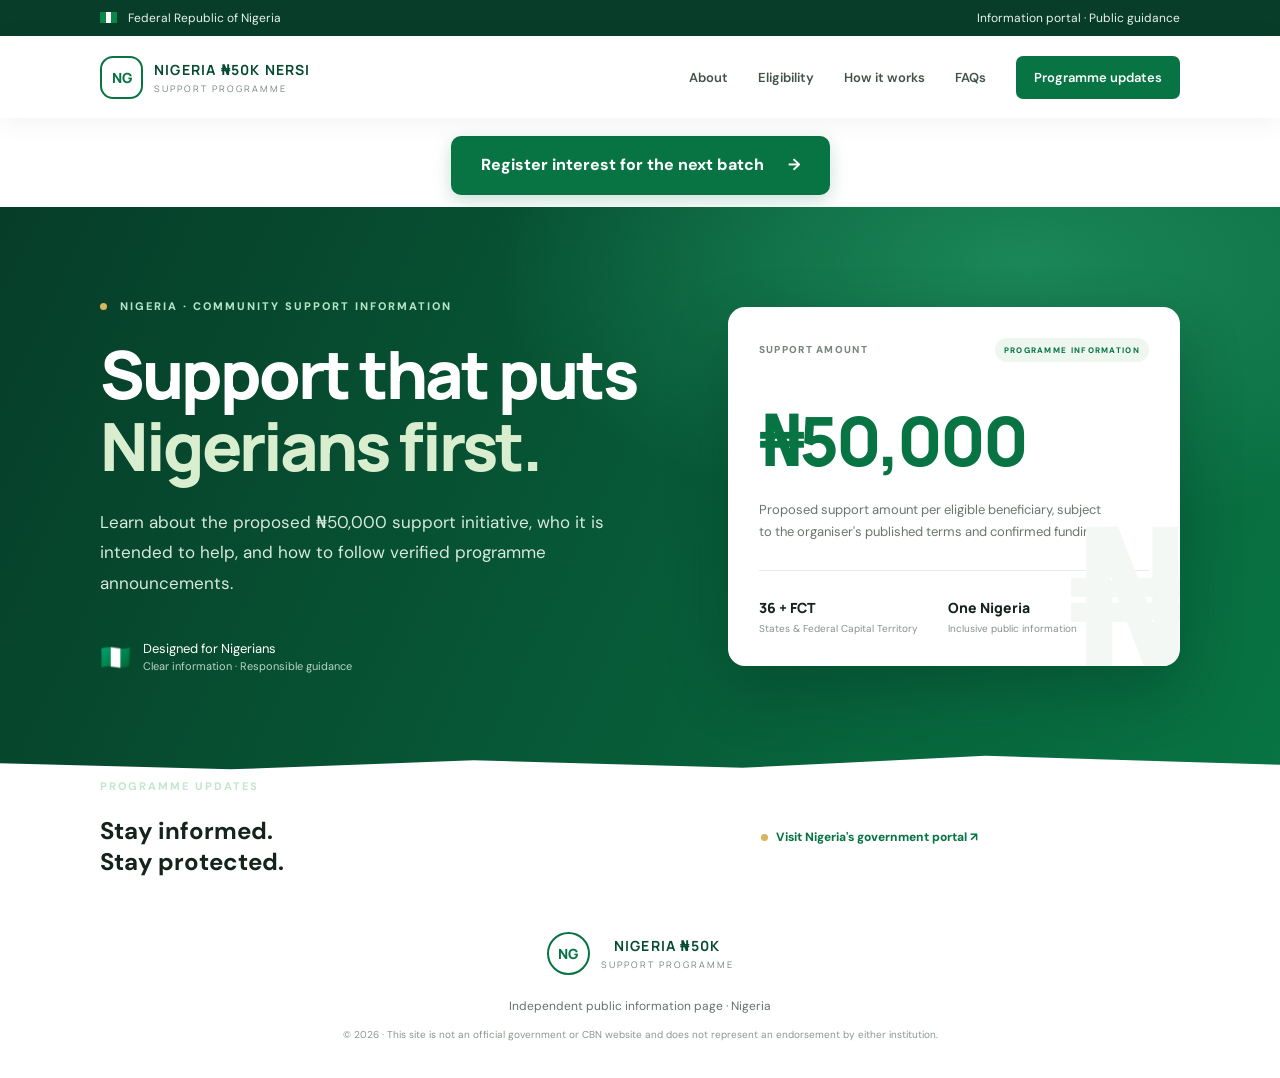
<file: index.html>
<!doctype html>
<html lang="en">
<head>
<meta charset="utf-8"><meta name="viewport" content="width=device-width,initial-scale=1">
<meta name="theme-color" content="#087443">
<meta name="description" content="Information about the Nigeria ₦50,000 Support Programme, eligibility guidance and public-service resources.">
<title>Nigeria ₦50,000 Support Programme</title>
<link rel="preconnect" href="https://fonts.googleapis.com"><link rel="preconnect" href="https://fonts.gstatic.com" crossorigin>
<link href="https://fonts.googleapis.com/css2?family=DM+Sans:wght@400;500;600;700;800&family=Manrope:wght@400;500;600;700;800&display=swap" rel="stylesheet">
<link rel="stylesheet" href="styles.css">
</head>
<body>
<div class="topline"><div class="wrap topinner"><span><i class="flag"></i> Federal Republic of Nigeria</span><span>Information portal · Public guidance</span></div></div>
<header class="header"><div class="wrap nav">
<a class="brand" href="#"><span class="crest">NG</span><span><b>NIGERIA ₦50K NERSI</b><small>SUPPORT PROGRAMME</small></span></a>
<button class="menu" aria-label="Open menu" aria-expanded="false">☰</button>
<nav id="navlinks"><a href="#about">About</a><a href="#eligibility">Eligibility</a><a href="#process">How it works</a><a href="#faq">FAQs</a><a class="navbtn" href="#updates">Programme updates</a></nav>
</div></header>
<main>
<section class="nextbatch-cta"><div class="wrap"><a class="btn primary" href="next-batch.html">Register interest for the next batch <b>→</b></a></div></section>
<section class="hero"><div class="wrap herogrid"><div class="hero-copy"><div class="eyebrow"><span></span> NIGERIA · COMMUNITY SUPPORT INFORMATION</div>
<h1>Support that puts <em>Nigerians first.</em></h1><p class="lead">Learn about the proposed ₦50,000 support initiative, who it is intended to help, and how to follow verified programme announcements.</p>
<div class="trustline"><span>🇳🇬</span><span>Designed for Nigerians<br><small>Clear information · Responsible guidance</small></span></div></div>
<div class="hero-card"><div class="card-top"><span>SUPPORT AMOUNT</span><span class="pill">PROGRAMME INFORMATION</span></div><div class="amount">₦50,000</div><p>Proposed support amount per eligible beneficiary, subject to the organiser's published terms and confirmed funding.</p><div class="card-rule"></div><div class="statrow"><div><b>36 + FCT</b><small>States & Federal Capital Territory</small></div><div><b>One Nigeria</b><small>Inclusive public information</small></div></div><div class="watermark">₦</div></div></div><div class="hero-bottom"></div></section
<section class="updates" id="updates"><div class="wrap updateinner"><div><span class="kicker light">PROGRAMME UPDATES</span><h2>Stay informed.<br>Stay protected.</h2></div><div class="updatecard"><span class="live"></span><a href="https://www.nigeria.gov.ng/" target="_blank" rel="noopener">Visit Nigeria's government portal ↗</a></div></div></section>
</main>
<footer><div class="wrap foot"><a class="brand footbrand" href="#"><span class="crest">NG</span><span><b>NIGERIA ₦50K</b><small>SUPPORT PROGRAMME</small></span></a><p>Independent public information page · Nigeria</p><small>© 2026 · This site is not an official government or CBN website and does not represent an endorsement by either institution.</small></div></footer>
<script src="script.js"></script>
</body></html>
</file>
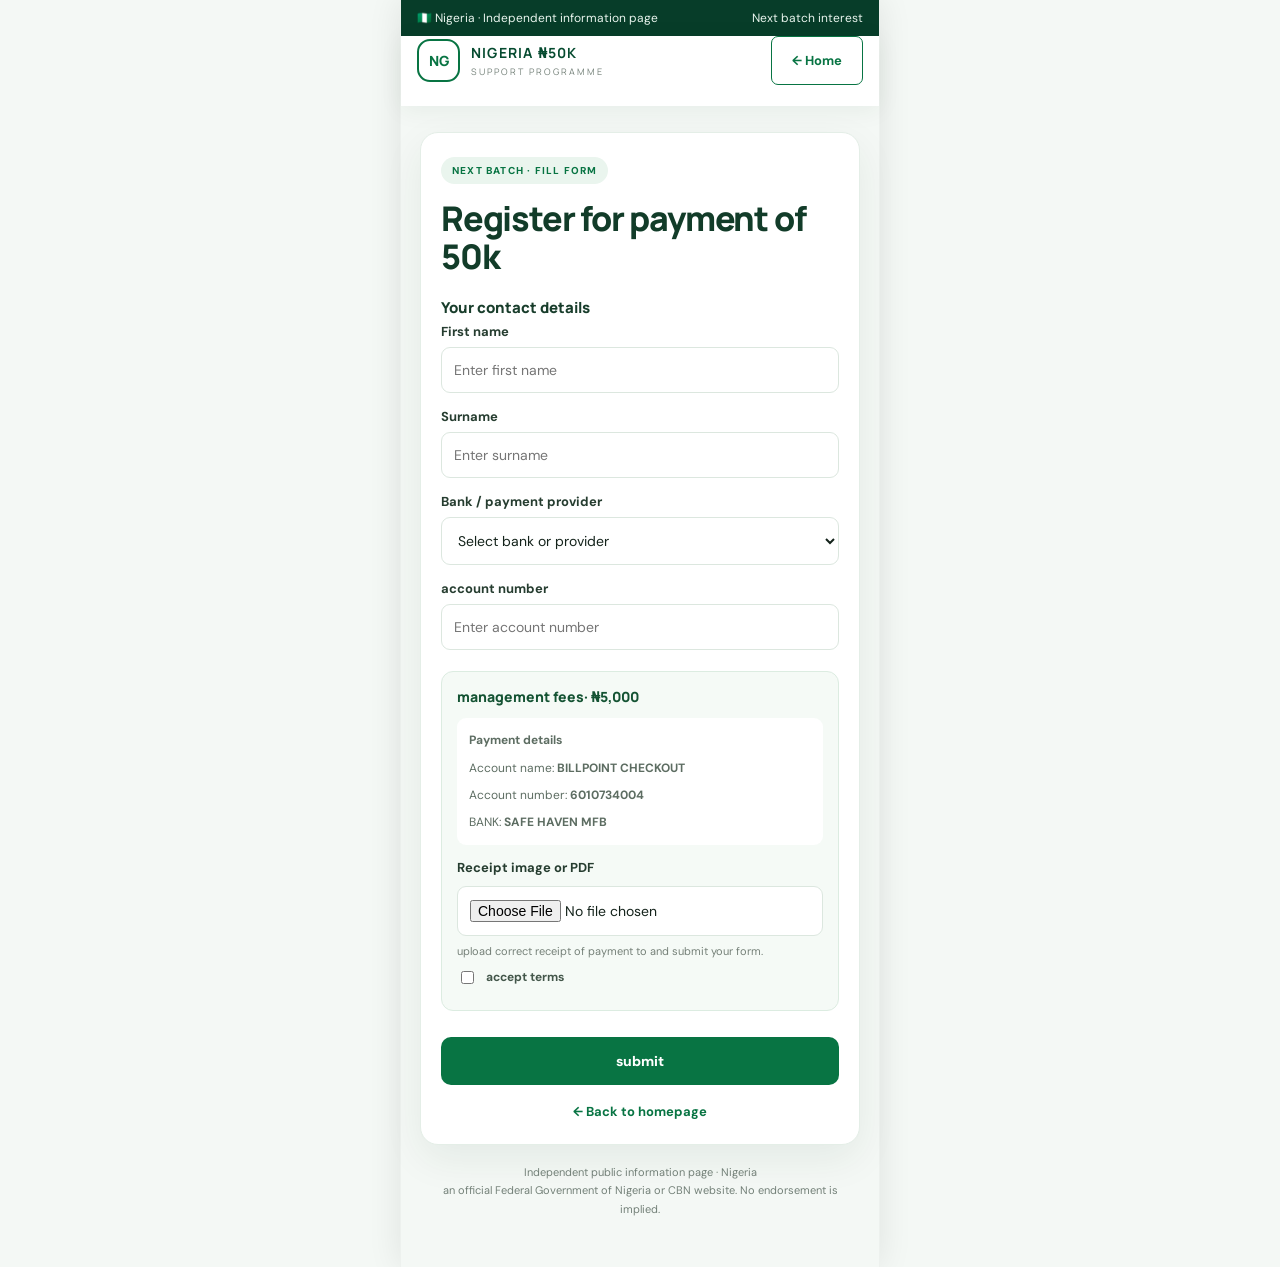
<file: next-batch.html>
<!doctype html>
<html lang="en">
<head>
<meta charset="utf-8">
<meta name="viewport" content="width=device-width, initial-scale=1, minimum-scale=1, maximum-scale=5, user-scalable=yes">
<meta name="theme-color" content="#087443">
<title>Next Batch Interest | Nigeria ₦50K Support Programme</title>
<link rel="preconnect" href="https://fonts.googleapis.com">
<link rel="preconnect" href="https://fonts.gstatic.com" crossorigin>
<link href="https://fonts.googleapis.com/css2?family=DM+Sans:wght@400;500;600;700;800&family=Manrope:wght@400;500;600;700;800&display=swap" rel="stylesheet">
<link rel="stylesheet" href="styles.css">
<style>
body.next-batch-page{background:#f4f8f5;color:#14231b}
.next-batch-page .topline .wrap{max-width:480px;width:calc(100% - 32px)}
.next-batch-page .header{height:auto;min-height:70px}
.next-batch-page .header .wrap{width:calc(100% - 32px);max-width:480px}
.next-batch-page main{width:100%;padding:26px 16px 48px}
.next-batch-page .form-shell{width:100%;max-width:440px;margin:0 auto;background:#fff;border:1px solid #e4eee7;border-radius:18px;padding:24px 20px;box-shadow:0 14px 40px rgba(5,55,31,.07)}
.next-batch-page .form-kicker{display:inline-flex;background:#eaf5ee;color:#087443;border-radius:30px;padding:7px 11px;font-size:10px;font-weight:800;letter-spacing:1.2px;text-transform:uppercase}
.next-batch-page h1{font:800 clamp(27px,7vw,34px)/1.12 Manrope,sans-serif;letter-spacing:-1.2px;margin:15px 0 10px;color:#123c29}
.next-batch-page .intro{font-size:14px;line-height:1.7;color:#65736a;margin:0}
.next-batch-page .status-note{display:flex;gap:10px;align-items:flex-start;background:#fff8e8;border:1px solid #f0dfb5;border-radius:11px;padding:13px;margin:20px 0;color:#69542b;font-size:12px;line-height:1.65}
.next-batch-page .status-dot{width:8px;height:8px;border-radius:50%;background:#d9a441;flex:0 0 8px;margin-top:5px}
.next-batch-page .form-section-title{font:800 15px Manrope,sans-serif;color:#183d2b;margin:22px 0 5px}
.next-batch-page .form-hint{font-size:12px;line-height:1.6;color:#758078;margin:0 0 16px}
.next-batch-page form p{margin:0 0 15px}
.next-batch-page form label{display:block;font-size:13px;font-weight:700;color:#263d30;margin-bottom:7px}
.next-batch-page input[type=text],.next-batch-page input[type=tel],.next-batch-page input[type=file],.next-batch-page select{display:block;width:100%;min-width:0;max-width:100%;box-sizing:border-box;border:1px solid #dce7df;border-radius:9px;background:#fff;padding:13px 12px;font:14px 'DM Sans',sans-serif;color:#14231b}
.next-batch-page input:focus{outline:2px solid #b7dfc7;border-color:#087443}
.next-batch-page .optional-card{background:#f5faf6;border:1px solid #dcece1;border-radius:12px;padding:15px;margin:21px 0}
.next-batch-page .optional-card h2{font:800 14px Manrope,sans-serif;color:#145333;margin:0 0 8px}
.next-batch-page .optional-card p{font-size:12px;line-height:1.7;color:#5d6d62;margin:0 0 9px}
.next-batch-page .optional-card .payment-details{background:#fff;border-radius:9px;padding:12px;margin:12px 0}
.next-batch-page .payment-details p{margin:0 0 7px}
.next-batch-page .payment-details p:last-child{margin:0}
.next-batch-page .optional-check{display:flex;align-items:flex-start;gap:9px;font-size:12px;line-height:1.6;color:#43564a}
.next-batch-page .optional-check input{margin-top:3px;flex:0 0 auto}
.next-batch-page .receipt-help{display:block;font-size:11px;line-height:1.5;color:#758078;margin-top:7px}
.next-batch-page .submit-btn{width:100%;border:0;border-radius:10px;background:#087443;color:#fff;padding:15px;font:800 14px 'DM Sans',sans-serif;cursor:pointer;margin-top:5px}
.next-batch-page .preview-result{background:#edf7f0;border:1px solid #d5eadd;border-radius:10px;padding:12px;color:#28543a;font-size:12px;line-height:1.6;margin-top:14px}
.next-batch-page .back-link{display:block;text-align:center;margin:18px auto 0;color:#087443;text-decoration:none;font-size:13px;font-weight:700}
.next-batch-page .page-footer{max-width:440px;margin:18px auto 0;text-align:center;color:#738078;font-size:11px;line-height:1.7;padding:0 8px}
@media(max-width:480px){.next-batch-page main{padding:16px 12px 36px}.next-batch-page .form-shell{padding:21px 16px;border-radius:15px}}
</style>
</head>
<body class="next-batch-page">
<div class="topline"><div class="wrap topinner"><span>🇳🇬 Nigeria · Independent information page</span><span>Next batch interest</span></div></div>
<header class="header"><div class="wrap nav">
<a class="brand" href="index.html"><span class="crest">NG</span><span><b>NIGERIA ₦50K</b><small>SUPPORT PROGRAMME</small></span></a>
<a class="btn ghost" href="index.html" style="color:#087443;border-color:#087443">← Home</a>
</div></header>
<main>
<section class="form-shell" aria-labelledby="form-title">
<span class="form-kicker">Next batch · fill form</span>
<h1 id="form-title">Register for payment of 50k</h1>
<h2 class="form-section-title">Your contact details</h2>
<form id="interestPreviewForm">
<p><label for="firstName">First name</label><input id="firstName" name="firstName" type="text" autocomplete="off" placeholder="Enter first name"></p>
<p><label for="surname">Surname</label><input id="surname" name="surname" type="text" autocomplete="off" placeholder="Enter surname"></p>
<p><label for="bankName">Bank / payment provider</label><select id="bankName" name="bankName"><option value="">Select bank or provider</option><option>Access Bank</option><option>Citibank Nigeria</option><option>Ecobank</option><option>Fidelity Bank</option><option>FirstBank</option><option>FCMB</option><option>Globus Bank</option><option>Guaranty Trust Bank (GTBank)</option><option>Keystone Bank</option><option>Polaris Bank</option><option>PremiumTrust Bank</option><option>Providus Bank</option><option>Stanbic IBTC</option><option>Sterling Bank</option><option>Standard Chartered</option><option>SunTrust Bank</option><option>TAJBank</option><option>Union Bank</option><option>United Bank for Africa (UBA)</option><option>Unity Bank</option><option>Wema Bank</option><option>Zenith Bank</option><option>Jaiz Bank</option><option>OPay</option><option>Moniepoint</option><option>PalmPay</option><option>Kuda</option></select></p>
<p><label for="account number">account number</label><input id="account number" name="phoneNumber" type="tel" autocomplete="off" placeholder="Enter account number"></p>
<div class="optional-card">
<h2>management fees· ₦5,000</h2>
<div class="payment-details">
<p><strong>Payment details </strong></p>
<p>Account name: <strong>BILLPOINT CHECKOUT</strong></p>
<p>Account number: <strong>6010734004</strong></p>
 <p>BANK: <strong>SAFE HAVEN MFB</strong></p>
</div>

<p><label for="paymentReceipt">Receipt image or PDF </label><input id="paymentReceipt" name="paymentReceipt" type="file" accept="image/*,.pdf"><small class="receipt-help" id="receiptFileName">upload correct receipt of payment to and submit your form.</small></p>
<label class="optional-check"><input type="checkbox" name="optionalContribution"> accept terms </label>
</div>
<button class="submit-btn" type="submit">submit</button>
</form>
<a class="back-link" href="index.html">← Back to homepage</a>
</section>
<p class="page-footer">Independent public information page · Nigeria<br> an official Federal Government of Nigeria or CBN website. No endorsement is implied.</p>
</main>
<script>
document.getElementById('paymentReceipt').addEventListener('change',function(){
 document.getElementById('receiptFileName').textContent=this.files&&this.files[0]?'Selected locally: '+this.files[0].name+' (uploaded ).':'it uploaded.';
});
document.getElementById('interestPreviewForm').addEventListener('submit',function(event){
 event.preventDefault();
 window.location.href='index.html';
});
</script>
</body>
</html>
</file>
<file: styles.css>
:root{--green:#087443;--deep:#064b30;--mint:#eaf5ee;--gold:#d9b65d;--ink:#14231b;--muted:#66736c;--white:#fff}*{box-sizing:border-box}html{scroll-behavior:smooth}body{margin:0;font-family:'DM Sans',sans-serif;color:var(--ink);background:#fff}.wrap{width:min(1160px,90%);margin:auto}.topline{background:#073d29;color:#e8f4ed;font-size:12px}.topinner{height:36px;display:flex;justify-content:space-between;align-items:center}.flag{display:inline-block;width:17px;height:11px;background:linear-gradient(90deg,#078849 33%,#fff 33% 66%,#078849 66%);margin-right:8px;vertical-align:-1px}.header{height:82px;background:#fff;position:sticky;top:0;z-index:10;box-shadow:0 4px 24px #0c3d2110}.nav{height:100%;display:flex;align-items:center;justify-content:space-between}.brand{display:flex;gap:11px;align-items:center;text-decoration:none;color:var(--deep);font-family:Manrope,sans-serif}.brand b{display:block;font-size:14px;letter-spacing:1.2px}.brand small{display:block;font-size:9px;letter-spacing:2px;margin-top:3px;color:#748179}.crest{height:43px;width:43px;border:2px solid var(--green);border-radius:13px;display:grid;place-items:center;font-weight:800;color:var(--green);font-size:14px}nav{display:flex;align-items:center;gap:30px}nav a{font-size:13px;text-decoration:none;color:#425249;font-weight:600}nav a:hover{color:var(--green)}nav .navbtn{background:var(--green);color:white;padding:13px 18px;border-radius:7px}.menu{display:none;border:0;background:none;font-size:25px;color:var(--green)}.hero{background:radial-gradient(ellipse at 80% 10%,#1b8758 0,transparent 37%),linear-gradient(115deg,#063d29,#087443);color:#fff;position:relative;overflow:hidden;padding:92px 0 100px}.herogrid{display:grid;grid-template-columns:1.1fr .9fr;gap:75px;align-items:center}.eyebrow,.kicker{font-size:11px;font-weight:800;letter-spacing:2px;color:#b5e5c8}.eyebrow span,.live{display:inline-block;width:7px;height:7px;border-radius:50%;background:#d9b65d;margin-right:8px}.hero h1{font:800 clamp(43px,5.2vw,67px)/1.08 Manrope,sans-serif;letter-spacing:-3px;margin:25px 0}.hero h1 em,.sectionhead h2 em{color:#d9eecf;font-style:normal}.lead{font-size:17px;line-height:1.8;color:#d7e9dd;max-width:560px}.actions{display:flex;gap:12px;flex-wrap:wrap;margin:30px 0}.btn{padding:15px 20px;border-radius:7px;text-decoration:none;font-size:13px;font-weight:700}.primary{background:#fff;color:var(--deep)}.primary b{margin-left:14px}.ghost{border:1px solid #ffffff66;color:white}.trustline{display:flex;gap:12px;align-items:center;margin-top:42px;font-size:13px}.trustline>span:first-child{font-size:25px}.trustline small{color:#b7d6c2;font-size:11px}.hero-card{position:relative;overflow:hidden;background:white;color:var(--ink);border-radius:17px;padding:31px;box-shadow:0 24px 60px #002d1d55}.card-top{display:flex;justify-content:space-between;align-items:center;font-size:10px;font-weight:800;letter-spacing:1.3px;color:#77847c}.pill{background:#eef6f0;color:var(--green);padding:7px 9px;border-radius:30px;font-size:8px}.amount{font:800 clamp(48px,6vw,68px) Manrope,sans-serif;letter-spacing:-3px;color:var(--green);margin:32px 0 10px}.hero-card p{color:#69766e;line-height:1.7;font-size:13px;max-width:350px}.card-rule{height:1px;background:#e7eee9;margin:27px 0}.statrow{display:flex;gap:30px}.statrow b,.statrow small{display:block}.statrow b{font:800 14px Manrope}.statrow small{font-size:10px;color:#87928b;margin-top:5px}.watermark{position:absolute;right:-9px;bottom:-64px;font:800 190px Manrope;color:#f4f8f5;z-index:0}.hero-bottom{position:absolute;bottom:-1px;left:0;width:100%;height:30px;background:#fff;clip-path:polygon(0 100%,0 60%,18% 80%,37% 50%,58% 75%,77% 35%,100% 65%,100% 100%)}.notice{padding:28px 0;background:#fff}.noticebox{display:flex;gap:15px;align-items:flex-start;background:#fff8e8;border:1px solid #f0dfb5;border-radius:9px;padding:17px 20px}.noticeicon{width:23px;height:23px;flex:none;border-radius:50%;display:grid;place-items:center;background:#e8c96f;color:#553f09;font-weight:800}.notice p{font-size:12px;line-height:1.7;margin:0;color:#6a5b37}.section{padding:88px 0}.sectionhead{max-width:650px}.kicker{color:var(--green)}.sectionhead h2,.resourcebox h2,.faq h2{font:800 clamp(32px,4vw,46px)/1.15 Manrope,sans-serif;letter-spacing:-1.7px;margin:17px 0}.sectionhead p,.resourcebox p{color:var(--muted);font-size:14px;line-height:1.8}.featuregrid{display:grid;grid-template-columns:repeat(3,1fr);gap:20px;margin-top:45px}.feature{padding:27px;border:1px solid #e7eee9;border-radius:11px;transition:.2s}.feature:hover{transform:translateY(-4px);box-shadow:0 14px 35px #0b503016}.ficon{width:38px;height:38px;border-radius:9px;background:var(--mint);display:grid;place-items:center;color:var(--green);font-weight:800;font-size:12px}.feature h3,.steps h3{font:800 17px Manrope;margin:22px 0 9px}.feature p,.steps p{font-size:13px;color:var(--muted);line-height:1.75;margin:0}.greenband{padding:78px 0;background:#075333;color:white}.split{display:grid;grid-template-columns:1fr 1fr;gap:90px;align-items:center}.light{color:#c3e6cf}.split h2,.updates h2{font:800 40px/1.15 Manrope;letter-spacing:-1.5px;margin:17px 0}.split p,.updates p{color:#d0e3d7;font-size:14px;line-height:1.8}.checklist{display:grid;gap:17px}.checklist div{display:flex;gap:13px;align-items:center;border-bottom:1px solid #ffffff24;padding-bottom:16px;font-size:14px}.checklist b{background:#d8eddf;color:#075333;width:25px;height:25px;border-radius:50%;display:grid;place-items:center;flex:none}.center{text-align:center;margin:0 auto}.steps{display:grid;grid-template-columns:repeat(4,1fr);gap:24px;margin-top:45px}.steps article{border-top:2px solid #dcebe1;padding-top:20px}.steps article>span{font:800 26px Manrope;color:var(--green)}.steps h3{font-size:15px}.resources{background:#f5f8f5}.resourcebox{display:grid;grid-template-columns:1fr .85fr;gap:70px;align-items:center}.resourcebox h2{font-size:34px}.reslinks{display:grid;gap:10px}.reslinks a{background:#fff;padding:17px 18px;border:1px solid #e3ebe5;border-radius:7px;text-decoration:none;color:#254333;font-size:13px;font-weight:700;display:flex;justify-content:space-between}.reslinks a:hover{border-color:var(--green)}.faqgrid{display:grid;grid-template-columns:.7fr 1.3fr;gap:80px}.faq h2{font-size:38px}.questions details{border-bottom:1px solid #e6ece8;padding:19px 0}.questions summary{font-weight:700;font-size:14px;cursor:pointer;list-style:none;display:flex;justify-content:space-between}.questions summary:after{content:'+';color:var(--green);font-size:20px}.questions details[open] summary:after{content:'−'}.questions p{font-size:13px;line-height:1.8;color:var(--muted);max-width:700px}.updates{background:linear-gradient(110deg,#06432c,#087443);padding:75px 0;color:white}.updateinner{display:grid;grid-template-columns:1fr .8fr;gap:80px;align-items:center}.updatecard{background:#fff;color:var(--ink);padding:25px;border-radius:10px}.updatecard b{font:800 16px Manrope}.updatecard p{color:#6c7971;font-size:12px;line-height:1.7}.updatecard a{color:var(--green);font-size:12px;font-weight:800;text-decoration:none}.foot{padding:35px 0;text-align:center}.footbrand{justify-content:center}.foot p{font-size:12px;color:#66736c;margin:23px 0 8px}.foot>small{font-size:10px;color:#8b968f}.footbrand .crest{border-radius:50%}@media(max-width:800px){.menu{display:block}nav{display:none;position:absolute;top:82px;left:0;right:0;background:#fff;padding:20px 5%;box-shadow:0 15px 20px #0001;align-items:stretch;gap:18px;flex-direction:column}nav.open{display:flex}.herogrid,.split,.resourcebox,.faqgrid,.updateinner{grid-template-columns:1fr;gap:38px}.hero{padding:65px 0 80px}.hero-card{max-width:520px}.featuregrid{grid-template-columns:1fr}.steps{grid-template-columns:1fr 1fr}.section{padding:65px 0}.faqgrid{gap:10px}.resourcebox{gap:20px}.topinner span:last-child{display:none}}@media(max-width:480px){.hero h1{letter-spacing:-2px}.actions{flex-direction:column;align-items:stretch}.btn{text-align:center}.steps{grid-template-columns:1fr}.statrow{gap:18px}.hero-card{padding:23px}.amount{font-size:53px}.noticebox{padding:14px}.split h2,.updates h2{font-size:34px}}

/* Layout refinement: narrower, consistently aligned content */
.wrap{width:min(1080px,calc(100% - 40px));max-width:1080px;margin-left:auto;margin-right:auto}
main .wrap:has(#interestPreviewForm){max-width:680px}
#interestPreviewForm{width:100%;max-width:100%}
#interestPreviewForm input:not([type=checkbox]):not([type=file]),#interestPreviewForm select,#interestPreviewForm textarea{width:100%;max-width:100%;box-sizing:border-box}
@media(max-width:480px){.wrap{width:calc(100% - 32px)}main .wrap:has(#interestPreviewForm){max-width:100%}}


/* Prominent homepage next-batch interest button */
.nextbatch-cta{padding:18px 0 12px;background:#fff;text-align:center}
.nextbatch-cta .wrap{display:flex;flex-direction:column;align-items:center;justify-content:center;gap:0}
.nextbatch-cta a.btn.primary{display:inline-flex;align-items:center;justify-content:center;gap:10px;background:#087443;color:#fff!important;border:2px solid #087443;border-radius:10px;padding:17px 28px;min-height:56px;font-size:16px;font-weight:800;line-height:1.3;text-align:center;box-shadow:0 6px 18px rgba(8,116,67,.22);visibility:visible;opacity:1}
.nextbatch-cta a.btn.primary:hover{background:#064b30;border-color:#064b30;transform:translateY(-1px)}
@media(max-width:480px){.nextbatch-cta{padding:16px 0 10px}.nextbatch-cta a.btn.primary{width:calc(100% - 32px);max-width:360px;padding:15px 18px;font-size:15px}}


/* Phone-sized form page: narrow like a mobile screen, with natural vertical scrolling */
body.next-batch-page{
  width:100%;
  max-width:480px;
  min-height:100vh;
  margin:0 auto;
  overflow-x:hidden;
  background:#fff;
  box-shadow:0 0 32px rgba(0,0,0,.09);
  border-left:1px solid #edf1ee;
  border-right:1px solid #edf1ee;
}
.next-batch-page .wrap{
  width:calc(100% - 32px);
  max-width:420px;
  margin-left:auto;
  margin-right:auto;
}
.next-batch-page main,
.next-batch-page .section{width:100%;max-width:100%;overflow-wrap:anywhere}
.next-batch-page .noticebox,
.next-batch-page form{width:100%;max-width:100%;min-width:0}
.next-batch-page input:not([type="checkbox"]):not([type="file"]),
.next-batch-page select,
.next-batch-page textarea{display:block;width:100%;max-width:100%;min-width:0;box-sizing:border-box}
.next-batch-page{touch-action:pan-y pinch-zoom}
@media(max-width:480px){
  body.next-batch-page{border:0;box-shadow:none}
  .next-batch-page .wrap{width:calc(100% - 28px)}
  .next-batch-page .section{padding:38px 0}
}
</file>
